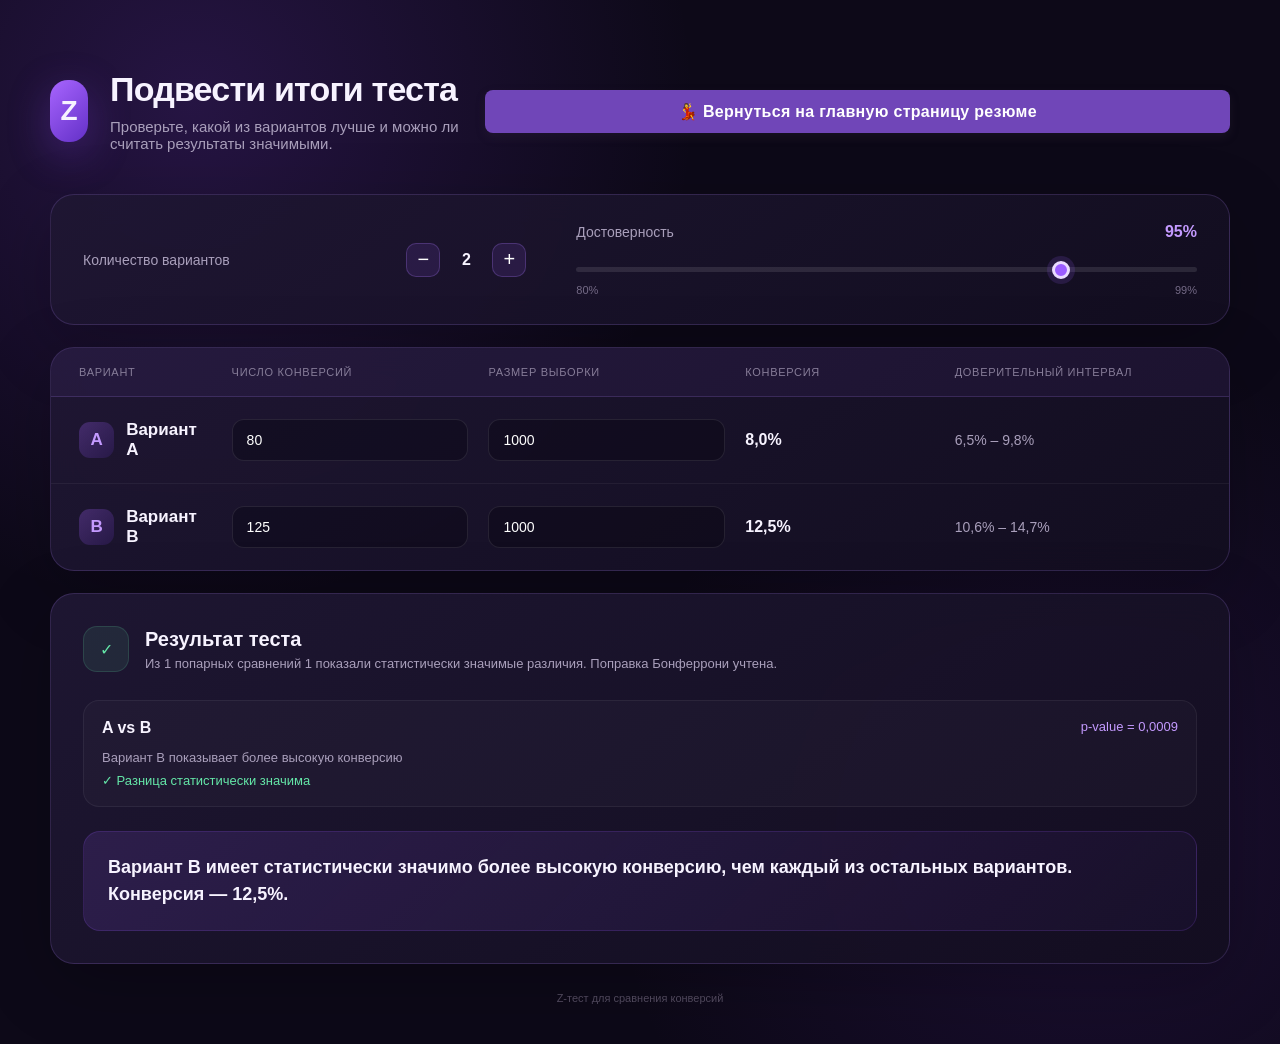
<file: ztest/index.html>
<!DOCTYPE html>
<html lang="ru">
<head>
    <meta charset="UTF-8">
    <meta name="viewport" content="width=device-width, initial-scale=1.0">

    <title>Z-тест — калькулятор A/B теста</title>

        <!-- Yandex.Metrika counter -->
    <script type="text/javascript">
        (function (m, e, t, r, i, k, a) {
            m[i] = m[i] || function () { (m[i].a = m[i].a || []).push(arguments) };
            m[i].l = 1 * new Date();
            for (var j = 0; j < document.scripts.length; j++) { if (document.scripts[j].src === r) { return; } }
            k = e.createElement(t), a = e.getElementsByTagName(t)[0], k.async = 1, k.src = r, a.parentNode.insertBefore(k, a)
        })(window, document, 'script', 'https://mc.yandex.ru/metrika/tag.js?id=112445713', 'ym');

        ym(112445713, 'init', { ssr: true, webvisor: true, clickmap: true, ecommerce: "dataLayer", referrer: document.referrer, url: location.href, accurateTrackBounce: true, trackLinks: true });
    </script>
    <noscript>
        <div><img src="https://mc.yandex.ru/watch/112445713" style="position:absolute; left:-9999px;" alt="" /></div>
    </noscript>
    <!-- /Yandex.Metrika counter -->

    <link rel="stylesheet" href="style.css">
</head>

<body>

<div class="page">

    <header class="header">
        <div class="logo">Z</div>

        <div>
            <h1>Подвести итоги теста</h1>
            <p>Проверьте, какой из вариантов лучше и можно ли считать результаты значимыми.</p>

        </div>
                                        <!-- Кнопка возврата на главную -->
                <a href="../index.html" target="_blank" class="btn-analytics-test" style="display: flex; justify-content: center; width: 100%; text-decoration: none;">
                   💃 Вернуться на главную страницу резюме
                    
                </a>
    </header>


    <section class="settings-card">

        <div class="setting">
            <span class="setting-label">Количество вариантов</span>

            <div class="counter">
                <button id="removeVariant" class="counter-btn">−</button>
                <span id="variantCount">2</span>
                <button id="addVariant" class="counter-btn">+</button>
            </div>
        </div>


        <div class="setting confidence-setting">

            <div class="confidence-header">
                <span class="setting-label">Достоверность</span>
                <strong id="confidenceValue">95%</strong>
            </div>

            <input
                type="range"
                id="confidence"
                min="80"
                max="99"
                value="95"
                step="1"
            >

            <div class="range-labels">
                <span>80%</span>
                <span>99%</span>
            </div>

        </div>

    </section>


    <section class="variants-card">

        <div class="table-header">
            <div>Вариант</div>
            <div>Число конверсий</div>
            <div>Размер выборки</div>
            <div>Конверсия</div>
            <div>Доверительный интервал</div>
        </div>

        <div id="variantsContainer"></div>

    </section>


    <section class="result-card">

        <div class="result-title">
            <span class="result-icon">✓</span>

            <div>
                <h2>Результат теста</h2>
                <p id="resultDescription">
                    Измените данные вариантов, чтобы увидеть результат.
                </p>
            </div>
        </div>


        <div class="comparison" id="comparison">
            <!-- Сравнение вариантов появится здесь -->
        </div>


        <div class="main-conclusion" id="mainConclusion">
            Заполните данные теста
        </div>

    </section>


    <footer>
        Z-тест для сравнения конверсий
    </footer>

</div>


<script src="script.js"></script>

</body>
</html>
</file>
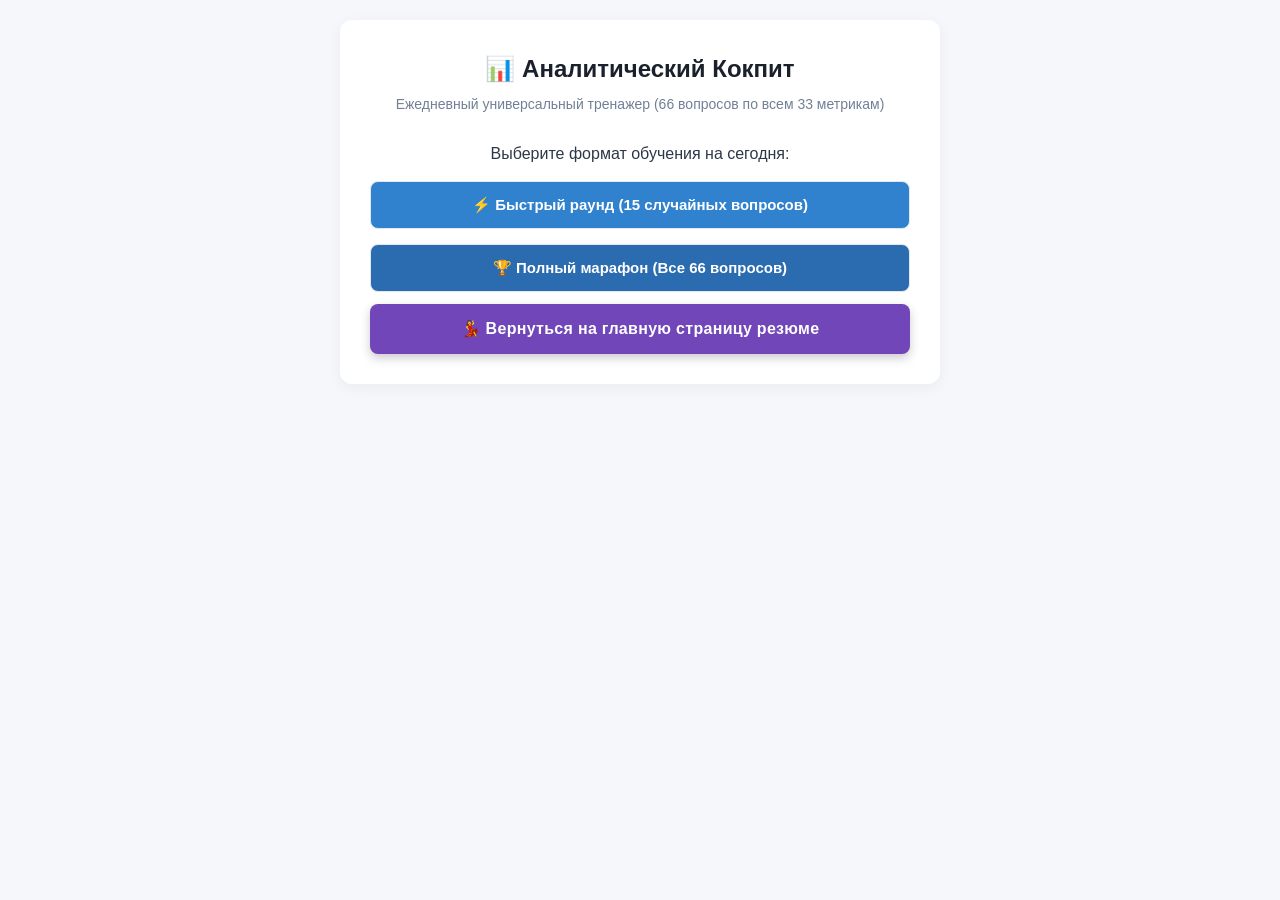
<file: test.html>
<!DOCTYPE html>
<html lang="ru">
<head>
    <meta charset="UTF-8">
    <title>Аналитический Кокпит: Марафон 66</title>
    <link rel="stylesheet" href="style.css">
        <!-- Yandex.Metrika counter -->
    <script type="text/javascript">
        (function (m, e, t, r, i, k, a) {
            m[i] = m[i] || function () { (m[i].a = m[i].a || []).push(arguments) };
            m[i].l = 1 * new Date();
            for (var j = 0; j < document.scripts.length; j++) { if (document.scripts[j].src === r) { return; } }
            k = e.createElement(t), a = e.getElementsByTagName(t)[0], k.async = 1, k.src = r, a.parentNode.insertBefore(k, a)
        })(window, document, 'script', 'https://mc.yandex.ru/metrika/tag.js?id=112445713', 'ym');

        ym(112445713, 'init', { ssr: true, webvisor: true, clickmap: true, ecommerce: "dataLayer", referrer: document.referrer, url: location.href, accurateTrackBounce: true, trackLinks: true });
    </script>
    <noscript>
        <div><img src="https://mc.yandex.ru/watch/112445713" style="position:absolute; left:-9999px;" alt="" /></div>
    </noscript>
    <!-- /Yandex.Metrika counter -->
    <style>
        body { font-family: -apple-system, sans-serif; background: #f5f7fb; color: #2d3748; padding: 20px; display: flex; justify-content: center; }
        .container { max-width: 600px; width: 100%; background: white; padding: 30px; border-radius: 12px; box-shadow: 0 4px 15px rgba(0,0,0,0.05); }
        h1, .sub, .score { text-align: center; }
        h1 { font-size: 24px; color: #1a202c; margin-bottom: 5px; }
        .sub { color: #718096; margin-bottom: 25px; font-size: 14px; }
        .cat { display: inline-block; padding: 4px 8px; background: #ebf8ff; color: #2b6cb0; border-radius: 4px; font-size: 12px; font-weight: bold; margin-bottom: 10px; }
        .q-text { font-size: 18px; font-weight: 700; margin-bottom: 20px; line-height: 1.4; }
        .btn { display: block; width: 100%; text-align: left; padding: 14px 18px; margin-bottom: 12px; border: 1px solid #e2e8f0; border-radius: 8px; background: #fff; cursor: pointer; font-size: 15px; transition: 0.2s; }
        .btn:hover { background: #edf2f7; }
        .correct { background: #c6f6d5 !important; border-color: #38a169; color: #22543d; font-weight: bold; }
        .incorrect { background: #fed7d7 !important; border-color: #e53e3e; color: #742a2a; }
        .hint { margin-top: 15px; padding: 12px; background: #f7fafc; border-left: 4px solid #4a5568; color: #4a5568; font-size: 14px; display: none; }
        .next-btn { display: none; margin: 20px auto 0 auto; padding: 12px 30px; background: #3182ce; color: white; border: none; border-radius: 6px; cursor: pointer; font-size: 16px; font-weight: bold; }
        .menu-btn { background: #3182ce; color: white; font-weight: bold; text-align: center; margin-top: 15px; }
        .menu-btn:hover { background: #2b6cb0; }
        .score { font-size: 15px; color: #4a5568; margin-top: 25px; border-top: 1px solid #edf2f7; padding-top: 15px; }
    </style>
</head>
<body>
<div class="container">
    <h1>📊 Аналитический Кокпит</h1>
    <div class="sub">Ежедневный универсальный тренажер (66 вопросов по всем 33 метрикам)</div>
    <div id="box"></div>
    <div class="score" id="score-text" style="display:none;"></div>

                    <!-- Кнопка возврата на главную -->
                <a href="index.html" target="_blank" class="btn-analytics-test" style="display: flex; justify-content: center; width: 100%; text-decoration: none;">
                   💃 Вернуться на главную страницу резюме
                    
                </a>
</div>
<script>
const raw = [
    {m:"Среднее арифметическое", s:"Сумма всех значений выборки, деленная на их общее количество (∑x_i / n)", e:"=СРЗНАЧ(диапазон)"},
    {m:"Медиана", s:"Значение, расположенное строго по центру упорядоченного по возрастанию числового ряда", e:"=МЕДИАНА(диапазон)"},
    {m:"Мода", s:"Значение в массиве данных, встречающееся с наибольшей частотой", e:"=МОДА.ОДН(диапазон)"},
    {m:"Дисперсия", s:"Средний квадрат отклонений индивидуальных значений ряда от их среднего арифметического", e:"=ДИСП.Г(диапазон)"},
    {m:"Стандартное отклонение", s:"Квадратный корень из дисперсии (√Дисперсия), отражающий разброс данных", e:"=СТАНДОТКЛ.Г(диапазон)"},
    {m:"Размах", s:"Разность между максимальным и минимальным значениями в выборке (Xmax - Xmin)", e:"=МАКС(диапазон)-МИН(диапазон)"},
    {m:"CR (Conversion Rate)", s:"Процент посетителей, совершивших целевое действие (Целевые действия / Посетители * 100%)", e:"Считается как отношение объема уникальных целевых сессий к общему объему трафика"},
    {m:"AOV (Average Order Value)", s:"Средняя стоимость одного заказа, рассчитываемая как Выручка / Количество заказов", e:"Вычисляется математическим делением общей суммы продаж за период на число выданных чеков"},
    {m:"UPT (Units Per Transaction)", s:"Среднее количество единиц товара в одном чеке (Количество проданных товаров / Количество чеков)", e:"Используется для оценки средней глубины и объема товарной корзины покупателя"},
    {m:"Cart Abandonment Rate", s:"Доля пользователей, добавивших товар в корзину, но не завершивших покупку ((1 - Покупки / Корзины) * 100%)", e:"Позволяет выявить технические или интерфейсные барьеры на этапе оформления заказа"},
    {m:"Bounce Rate (Показатель отказов)", s:"Процент визитов, в рамках которых пользователь просмотрел не более одной страницы или ушел быстрее 15 сек", e:"Фиксируется счетчиками веб-аналитики автоматически на основе поведенческих логов пользователя"},
    {m:"CPM (Cost Per Mille)", s:"Стоимость одной тысячи показов рекламного объявления ((Затраты на рекламу / Показы) * 1000)", e:"Классическая медийная модель закупки трафика, ориентированная на максимизацию охвата"},
    {m:"CPC (Cost Per Click)", s:"Средняя стоимость одного клика пользователя по объявлению (Расходы на рекламу / Клики)", e:"Основная стоимостная метрика контекстной и таргетированной рекламы с оплатой за переходы"},
    {m:"CPL (Cost Per Lead)", s:"Стоимость привлечения одного лида — полученной контактной формы или заявки (Расходы / Лиды)", e:"Определяет экономическую эффективность маркетинговых кампаний на этапе сбора базы клиентов"},
    {m:"CPA (Cost Per Action)", s:"Стоимость совершения пользователем заданного целевого действия (Расходы / Количество действий)", e:"Охватывает широкий спектр учитываемых микроконверсий: клики, скачивания, отправки форм"},
    {m:"ДРР (Доля Рекламных Расходов)", s:"Отношение бюджета рекламной кампании к полученному от нее валовому доходу ((Расходы / Доход) * 100%)", e:"Ключевой стоимостной показатель в e-commerce, позволяющий контролировать рентабельность бюджетов"},
    {m:"CPO (Cost Per Order)", s:"Стоимость привлечения одного подтвержденного или оплаченного заказа (Затраты на рекламу / Количество заказов)", e:"Вычисляется делением итогового рекламного бюджета на реальное число совершенных сделок"},
    {m:"CAC (Customer Acquisition Cost)", s:"Полная стоимость привлечения одного уникального нового платящего клиента с учетом всех сопутствующих издержек", e:"Включает в себя прямые рекламные расходы, заработную плату команды, стоимость софта и инфраструктуры"},
    {m:"ROAS (Return on Ad Spend)", s:"Коэффициент окупаемости затрат на рекламу, рассчитываемый как Доход от рекламы / Расходы на рекламу", e:"Демонстрирует финансовую отдачу: объем выручки, полученный на каждый вложенный в рекламу рубль"},
    {m:"ROMI (Return on Marketing Investment)", s:"Рентабельность инвестиций в маркетинг с учетом прибыли ((Прибыль от маркетинга - Бюджет) / Бюджет * 100%)", e:"Позволяет оценить чистую финансовую эффективность маркетинговой деятельности бизнеса"},
    {m:"CTR (Click-Through Rate)", s:"Коэффициент кликабельности рекламного материала, вычисляемый как (Клики / Показы) * 100%", e:"Служит индикатором релевантности, привлекательности и качества креатива для целевой аудитории"},
    {m:"LVR (Lead Velocity Rate)", s:"Скорость роста лидов, отражающая процентное изменение объема генерации лидов месяц к месяцу", e:"Применяется для прогнозирования будущих темпов масштабирования продаж компании"},
    {m:"Share of Voice (SOV)", s:"Доля голоса. Процент рекламной активности или упоминаний бренда в общем объеме рынка анализируемой ниши", e:"Отражает уровень присутствия и медийного влияния бренда в информационном пространстве"},
    {m:"Retention Rate (Коэффициент удержания)", s:"Доля клиентов, остающихся активными в течение заданного периода времени ((Клиенты на конец - Новые) / Клиенты на начало * 100%)", e:"Главный показатель соответствия продукта рынку и долгосрочной жизнеспособности бизнеса"},
    {m:"Churn Rate (Коэффициент оттока)", s:"Процент клиентов из существующей базы, которых компания теряет за определенный интервал времени", e:"Математически рассчитывается как разность между 100% и текущим показателем удержания (Retention Rate)"},
    {m:"NPS (Net Promoter Score)", s:"Индекс чистой лояльности клиентов на основе анкетирования (% Промоутеров [9-10] - % Критиков [0-6])", e:"Позволяет оценить долгосрочную лояльность аудитории и вероятность органических рекомендаций"},
    {m:"LTV / CLV (Lifetime Value)", s:"Пожизненная ценность клиента. Совокупный объем прибыли, получаемый от одного клиента за весь цикл взаимодействия", e:"Прогнозируется с помощью умножения Среднего чека на Частоту покупок и среднее Время жизни клиента"},
    {m:"ARPU (Average Revenue Per User)", s:"Средняя выручка, приходящаяся на одного активного пользователя за период (Выручка / Все пользователи)", e:"Определяет делением совокупного дохода на общее количество уникальных посетителей системы"},
    {m:"ARPPU (Avg Revenue Per Paying User)", s:"Средняя выручка, приходящаяся строго на одного платящего клиента за выбранный период времени", e:"Исключает из расчетов неплатящую часть аудитории, демонстрируя экономический потенциал монетизации"},
    {m:"Gross Profit (Валовая прибыль)", s:"Финансовый результат, рассчитываемый как совокупная Выручка (Revenue) за вычетом Себестоимости (COGS)", e:"Отражает базовую экономическую эффективность производства или закупки до учета операционных расходов"},
    {m:"Margin (Маржинальность)", s:"Доля прибыли в конечной отпускной стоимости реализуемого товара или услуги ((Прибыль / Выручка) * 100%)", e:"Служит ключевым индикатором эффективности ценообразования; математически не может превышать 100%"},
    {m:"ROI (Return on Investment)", s:"Общий коэффициент окупаемости любых инвестиций бизнеса ((Чистая прибыль / Сумма инвестиций) * 100%)", e:"Универсальный финансовый показатель рентабельности капитала, вложенного в любые активы или проекты"},
    {m:"EBITDA", s:"Объем прибыли организации до вычета начисленных процентов, налогов, износа и амортизационных отчислений", e:"Рассчитывается в рамках финансового учета для оценки операционной эффективности основного бизнеса"},
    {m:"OR (Open Rate)", s:"Процент открытых писем рассылки от общего объема успешно доставленных электронных сообщений", e:"Служит ключевым индикатором качества темы письма, узнаваемости отправителя и времени доставки"},
    {m:"CTOR (Click-to-Open Rate)", s:"Процент кликов по ссылкам внутри письма, рассчитанный строго среди тех пользователей, кто открыл сообщение", e:"Отражает качество, вовлеченность и релевантность внутреннего текстового и визуального контента"},
    {m:"UR (Unsubscribe Rate)", s:"Процент пользователей, оформивших отписку от рассылки после получения конкретного сообщения", e:"Информирует о чрезмерной частоте отправлений писем или о нерелевантности контента для базы"},
    {m:"ER (Engagement Rate)", s:"Коэффициент вовлеченности пользователей в контент ((Сумма реакций [лайки, комменты, репосты] / Охват или Подписчики) * 100%)", e:"Позволяет оценить степень отклика и интереса целевой аудитории к публикуемым материалам"},
    {m:"CSAT (Customer Satisfaction Score)", s:"Индекс удовлетворенности клиентов качеством взаимодействия на основе опросов после транзакции или диалога", e:"Вычисляется как процентное отношение положительных оценок к общему количеству собранных отзывов"},
    {m:"FCR (First Contact Resolution)", s:"Доля обращений в службу поддержки, которые были полностью закрыты и решены в рамках первого контакта", e:"Определяет операционную скорость, качество и профессионализм работы сотрудников клиентского сервиса"},
    {m:"CES (Customer Effort Score)", s:"Индекс усилий клиента, отражающий степень субъективной сложности решения возникшей проблемы пользователя", e:"Вычисляется как среднее арифметическое на основе оценок клиентов по стандартизированной шкале сложности"},
    {m:"Uptime", s:"Процент времени непрерывной и корректной работы серверной или программной инфраструктуры сайта без сбоев", e:"Контролируется с помощью автоматизированных внешних систем мониторинга доступности хостинга"},
    {m:"LCP (Largest Contentful Paint)", s:"Техническая метрика скорости, фиксирующая время рендеринга самого крупного видимого контентного элемента", e:"Входит в базовый стандарт Core Web Vitals; критически важна для ранжирования страниц в поисковых системах"},
    {m:"CLS (Cumulative Layout Shift)", s:"Индекс накопительного сдвига макета страницы, измеряющий визуальную стабильность элементов интерфейса", e:"Показывает отсутствие непредсказуемых смещений блоков и кнопок в процессе загрузки ресурсов сайта"}
];
let qBank = [], cur = 0, score = 0, answered = false;
const formulas = raw.map(i => i.s), excels = raw.map(i => i.e);
function buildBank() {
    let list = [];
    raw.forEach(item => {
        list.push({ cat: "Математическая суть метрики", q: `Какое математическое определение или расчетная формула соответствует показателю "${item.m}"?`, cText: item.s, fakes: formulas });
        let isExcel = item.e.startsWith("=");
        list.push({ cat: isExcel ? "Формулы в Excel" : "Аналитическая инфраструктура", q: isExcel ? `Какая функция используется в Excel для расчета показателя "${item.m}"?` : `Какова специфика расчета или фиксации показателя "${item.m}" в аналитике?`, cText: item.e, fakes: excels });
    });
    return list;
}
function getRandomFakes(arr, correct, count) {
    let filtered = [...new Set(arr.filter(i => i !== correct))];
    return filtered.sort(() => Math.random() - 0.5).slice(0, count);
}
function startMenu() {
    document.getElementById("score-text").style.display = "none";
    document.getElementById("box").innerHTML = `
        <p style="text-align:center; font-size:16px;">Выберите формат обучения на сегодня:</p>
        <button class="btn menu-btn" onclick="initQuiz(15)">⚡ Быстрый раунд (15 случайных вопросов)</button>
        <button class="btn menu-btn" style="background:#2b6cb0" onclick="initQuiz(66)">🏆 Полный марафон (Все 66 вопросов)</button>
    `;
}
function initQuiz(num) {
    let fullList = buildBank();
    fullList.sort(() => Math.random() - 0.5);
    qBank = fullList.slice(0, num);
    cur = 0; score = 0;
    document.getElementById("score-text").style.display = "block";
    show();
}
function show() {
    answered = false;
    let data = qBank[cur];
    let opts = [data.cText, ...getRandomFakes(data.fakes, data.cText, 3)].sort(() => Math.random() - 0.5);
    document.getElementById("box").innerHTML = `
        <div class="cat">${data.cat}</div>
        <div class="q-text">${data.q}</div>
        <div id="opts"></div>
        <div class="hint" id="h-box">💡 Правильный ответ выделен зеленым. Запомните логику перед переходом дальше!</div>
        <button class="next-btn" id="n-btn" onclick="next()">Дальше →</button>
    `;
    let optBox = document.getElementById("opts");
    opts.forEach(o => {
        let b = document.createElement("button");
        b.className = "btn"; b.innerText = o;
        b.onclick = () => check(o === data.cText, b);
        optBox.appendChild(b);
    });
    document.getElementById("score-text").innerText = `Вопрос ${cur + 1} из ${qBank.length} | Правильно: ${score}`;
}
function check(isCorrect, btn) {
    if(answered) return; answered = true;
    let btns = document.getElementById("opts").getElementsByTagName("button");
    if(isCorrect) { btn.classList.add("correct"); score++; } 
    else { btn.classList.add("incorrect"); for(let b of btns) { if(b.innerText === qBank[cur].cText) b.classList.add("correct"); } }
    document.getElementById("h-box").style.display = "block";
    document.getElementById("n-btn").style.display = "block";
}
function next() {
    cur++;
    if(cur < qBank.length) show();
    else {
        let pct = Math.round((score / qBank.length) * 100);
        document.getElementById("score-text").style.display = "none";
        document.getElementById("box").innerHTML = `
            <h2 style="text-align:center; color:#2b6cb0;">Раунд завершен!</h2>
            <p style="text-align:center; font-size:18px; font-weight:bold;">Результат: ${score} из ${qBank.length} очков (${pct}%)</p>
            <button class="btn menu-btn" onclick="startMenu()">Вернуться на главную 🔄</button>
        `;
    }
}
startMenu();
</script>
</body>
</html>
</file>
<file: ztest/style.css>
* {
    box-sizing: border-box;
    margin: 0;
    padding: 0;
}

:root {
    --bg: #0d0918;
    --card: #171126;
    --card-light: #1e1632;
    --border: rgba(178, 132, 255, 0.18);

    --purple: #9b5cff;
    --purple-light: #c49aff;
    --purple-dark: #713bd1;

    --text: #f7f3ff;
    --muted: #a99fbb;

    --green: #64e6a8;
    --red: #ff718f;
    --yellow: #ffd36a;
}

body {
    min-height: 100vh;

    font-family:
        Inter,
        -apple-system,
        BlinkMacSystemFont,
        "Segoe UI",
        sans-serif;

    color: var(--text);

    background:
        radial-gradient(
            circle at 15% 10%,
            rgba(126, 61, 220, 0.22),
            transparent 35%
        ),
        radial-gradient(
            circle at 85% 80%,
            rgba(94, 41, 170, 0.18),
            transparent 35%
        ),
        var(--bg);
}


.page {
    width: min(1180px, calc(100% - 40px));
    margin: 0 auto;
    padding: 70px 0 40px;
}


/* HEADER */

.header {
    display: flex;
    align-items: center;
    gap: 22px;
    margin-bottom: 42px;
}

.logo {
    width: 62px;
    height: 62px;

    display: flex;
    align-items: center;
    justify-content: center;

    border-radius: 18px;

    font-size: 28px;
    font-weight: 800;

    background:
        linear-gradient(
            135deg,
            #a865ff,
            #6330c7
        );

    box-shadow:
        0 12px 40px rgba(126, 62, 220, 0.35);
}

.header h1 {
    font-size: 34px;
    line-height: 1.15;
    letter-spacing: -0.8px;
}

.header p {
    margin-top: 9px;
    color: var(--muted);
    font-size: 15px;
}


/* CARDS */

.settings-card,
.variants-card,
.result-card {
    background:
        linear-gradient(
            145deg,
            rgba(31, 23, 51, 0.95),
            rgba(19, 14, 32, 0.95)
        );

    border: 1px solid var(--border);

    border-radius: 24px;

    box-shadow:
        0 20px 70px rgba(0, 0, 0, 0.22);

    backdrop-filter: blur(15px);
}


/* SETTINGS */

.settings-card {
    display: grid;
    grid-template-columns: 1fr 1.4fr;
    gap: 50px;

    padding: 28px 32px;

    margin-bottom: 22px;
}

.setting {
    display: flex;
    align-items: center;
    justify-content: space-between;
}

.setting-label {
    font-size: 14px;
    color: var(--muted);
}


/* COUNTER */

.counter {
    display: flex;
    align-items: center;
    gap: 15px;
}

.counter-btn {
    width: 34px;
    height: 34px;

    border-radius: 10px;

    border: 1px solid rgba(177, 126, 255, 0.25);

    color: white;

    background: rgba(155, 92, 255, 0.12);

    font-size: 20px;

    cursor: pointer;

    transition: 0.2s;
}

.counter-btn:hover {
    background: rgba(155, 92, 255, 0.3);
    border-color: rgba(177, 126, 255, 0.5);
}

#variantCount {
    min-width: 22px;
    text-align: center;
    font-weight: 700;
}


/* CONFIDENCE */

.confidence-setting {
    display: block;
}

.confidence-header {
    display: flex;
    justify-content: space-between;
    align-items: center;

    margin-bottom: 17px;
}

.confidence-header strong {
    font-size: 16px;
    color: var(--purple-light);
}


input[type="range"] {
    width: 100%;
    height: 5px;

    appearance: none;

    border-radius: 10px;

    background: rgba(255, 255, 255, 0.1);

    outline: none;
}

input[type="range"]::-webkit-slider-thumb {
    appearance: none;

    width: 18px;
    height: 18px;

    border-radius: 50%;

    background: var(--purple);

    border: 3px solid #eadbff;

    box-shadow:
        0 0 0 5px rgba(155, 92, 255, 0.15);

    cursor: pointer;
}

.range-labels {
    display: flex;
    justify-content: space-between;

    margin-top: 8px;

    font-size: 11px;
    color: #756b87;
}


/* TABLE */

.variants-card {
    overflow: hidden;
    margin-bottom: 22px;
}

.table-header,
.variant-row {
    display: grid;

    grid-template-columns:
        0.7fr
        1.25fr
        1.25fr
        1fr
        1.3fr;

    gap: 20px;

    align-items: center;
}

.table-header {
    padding: 18px 28px;

    background: rgba(155, 92, 255, 0.06);

    border-bottom: 1px solid var(--border);

    color: #877d99;

    font-size: 11px;
    text-transform: uppercase;
    letter-spacing: 0.7px;
}

.variant-row {
    padding: 22px 28px;

    border-bottom: 1px solid rgba(255,255,255,0.05);

    transition: 0.2s;
}

.variant-row:last-child {
    border-bottom: none;
}

.variant-row:hover {
    background: rgba(155, 92, 255, 0.035);
}


/* VARIANT NAME */

.variant-name {
    display: flex;
    align-items: center;
    gap: 12px;

    font-size: 17px;
    font-weight: 700;
}

.variant-badge {
    width: 36px;
    height: 36px;

    display: flex;
    align-items: center;
    justify-content: center;

    border-radius: 11px;

    background:
        linear-gradient(
            135deg,
            rgba(168, 101, 255, 0.28),
            rgba(99, 48, 199, 0.16)
        );

    color: var(--purple-light);
}


/* INPUTS */

.data-input {
    width: 100%;

    padding: 12px 14px;

    border-radius: 12px;

    border: 1px solid rgba(255,255,255,0.09);

    background: rgba(8, 5, 16, 0.35);

    color: white;

    font-size: 14px;

    outline: none;

    transition: 0.2s;
}

.data-input:focus {
    border-color: rgba(155, 92, 255, 0.65);

    box-shadow:
        0 0 0 3px rgba(155, 92, 255, 0.08);
}

.data-input::placeholder {
    color: #635a70;
}


/* CALCULATED VALUES */

.calculated {
    font-size: 16px;
    font-weight: 700;
}

.interval {
    color: var(--muted);
    font-size: 14px;
}


/* RESULT */

.result-card {
    padding: 32px;
}

.result-title {
    display: flex;
    align-items: center;
    gap: 16px;

    margin-bottom: 28px;
}

.result-icon {
    width: 46px;
    height: 46px;

    display: flex;
    align-items: center;
    justify-content: center;

    border-radius: 14px;

    color: var(--green);

    background: rgba(100, 230, 168, 0.09);

    border: 1px solid rgba(100, 230, 168, 0.15);
}

.result-title h2 {
    font-size: 20px;
}

.result-title p {
    margin-top: 5px;

    color: var(--muted);
    font-size: 13px;
}


/* COMPARISONS */

.comparison {
    display: grid;

    grid-template-columns:
        repeat(auto-fit, minmax(280px, 1fr));

    gap: 12px;

    margin-bottom: 24px;
}

.comparison-item {
    padding: 18px;

    border-radius: 16px;

    background: rgba(255,255,255,0.025);

    border: 1px solid rgba(255,255,255,0.06);
}

.comparison-top {
    display: flex;
    justify-content: space-between;

    margin-bottom: 13px;
}

.comparison-name {
    font-weight: 700;
}

.p-value {
    color: var(--purple-light);
    font-size: 13px;
}

.comparison-result {
    font-size: 13px;
    color: var(--muted);
}

.significant {
    color: var(--green);
}

.not-significant {
    color: var(--yellow);
}


/* CONCLUSION */

.main-conclusion {
    padding: 22px 24px;

    border-radius: 17px;

    background:
        linear-gradient(
            135deg,
            rgba(155, 92, 255, 0.14),
            rgba(104, 54, 190, 0.06)
        );

    border: 1px solid rgba(155, 92, 255, 0.17);

    font-size: 18px;
    line-height: 1.5;

    font-weight: 600;
}


/* FOOTER */

footer {
    text-align: center;

    margin-top: 28px;

    color: #554d62;

    font-size: 11px;
}


/* MOBILE */

@media (max-width: 850px) {

    .page {
        width: min(100% - 24px, 700px);
        padding-top: 35px;
    }

    .header h1 {
        font-size: 27px;
    }

    .settings-card {
        grid-template-columns: 1fr;
        gap: 30px;
    }

    .table-header {
        display: none;
    }

    .variant-row {
        grid-template-columns: 1fr;
        gap: 12px;
    }

    .variant-name {
        margin-bottom: 5px;
    }

    .variant-row::before {
        content: "";
    }
}

/* Кнопка аналитического теста в фирменной палитре */
.btn-analytics-test {
    display: inline-block;
    background-color: #7046b8;
    padding: 12px 28px !important; 
    /* Основной яркий фиолетовый */
    color: #ffffff !important;
    /* Строго белый текст */
    text-decoration: none !important;
    /* Отменяем стандартное подчеркивание ссылки */
    font-size: 16px;
    font-weight: 600;
    letter-spacing: 0.3px;
    border-radius: 8px;
    text-align: center;
    cursor: pointer;
    transition: background-color 0.25s ease, transform 0.2s ease, box-shadow 0.25s ease;
    /* Мягкая тень с использованием вашего самого темного цвета #392c45 */
    box-shadow: 0 4px 10px rgba(57, 44, 69, 0.25);
    font-family: -apple-system, BlinkMacSystemFont, "Segoe UI", Roboto, sans-serif;
   
}

/* Состояние при наведении курсора */
.btn-analytics-test:hover {
    background-color: #574560;
    /* Переход в глубокий приглушенный оттенок */
    transform: translateY(-2px);
    /* Кнопка изящно приподнимается */
    box-shadow: 0 8px 16px rgba(57, 44, 69, 0.4);
    /* Тень становится объемнее */
}

/* Состояние при самом клике (нажатии) */
.btn-analytics-test:active {
    transform: translateY(0);
    /* Эффект продавливания кнопки */
    box-shadow: 0 2px 4px rgba(57, 44, 69, 0.2);

}

/* Адаптивность: на мобильных экранах кнопка растянется во всю ширину */
@media (max-width: 576px) {
    .btn-analytics-test {
        display: block;
        width: 100%;
        box-sizing: border-box;
        padding: 16px 20px;
    }
}
</file>
<file: style.css>
/* =========================================================
   ОСНОВНЫЕ НАСТРОЙКИ
   ========================================================= */

* {
    box-sizing: border-box;
    margin: 0;
    padding: 0;
}

html {
    scroll-behavior: smooth;
}

body {
    font-family: Arial, Helvetica, sans-serif;
    background: #f8f7fb;
    color: #25212d;
    line-height: 1.6;
}


/* =========================================================
   ОБЩИЕ КОНТЕЙНЕРЫ
   ========================================================= */

.section-container,
.header-container {
    width: 90%;
    max-width: 1200px;
    margin: 0 auto;
}


/* =========================================================
   ШАПКА
   ========================================================= */

.header {
    background: white;
    border-bottom: 1px solid #e7e1ef;
    padding: 45px 0;
}

.header-container {
    display: grid;

    /*
       1 колонка — фото
       2 колонка — контакты
       3 колонка — ФИО и должность
    */

    grid-template-columns: 180px 1fr 1.5fr;

    gap: 45px;

    align-items: center;
}


/* ФОТО */

.profile-photo {
    width: 160px;
    height: 160px;

    object-fit: cover;

    border-radius: 50%;

    border: 5px solid #eee8f8;

    box-shadow: 0 8px 25px rgba(90, 50, 130, 0.12);
}


/* КОНТАКТЫ */

.contacts h3 {
    margin-bottom: 15px;
    color: #6b3fa0;
}

.contacts p {
    margin-bottom: 8px;
    font-size: 14px;
}

.contacts a {
    color: #503078;
    text-decoration: none;
}

.contacts a:hover {
    text-decoration: underline;
}


/* ИНФОРМАЦИЯ О ЧЕЛОВЕКЕ */

.label,
.section-label {
    color: #7b4db3;
    font-size: 12px;
    font-weight: bold;
    letter-spacing: 2px;
    margin-bottom: 8px;
}

.person-info h1 {
    font-size: 42px;
    line-height: 1.15;
    margin-bottom: 10px;
}

.person-info h2 {
    color: #6b3fa0;
    font-size: 23px;
    font-weight: normal;
    margin-bottom: 15px;
}

.salary {
    color: #555;
}

.salary strong {
    color: #292230;
}



/* =========================================================
   БЛОК "ОБО МНЕ"
   ========================================================= */

.about-section {
    padding: 80px 0;
    background: #f8f7fb;
}

.about-section .section-container {
    display: grid;

    /* Две равные колонки */

    grid-template-columns: 1fr 1fr;

    gap: 80px;
}

.about h2,
.skills h2,
.portfolio-section h2,
.certificates-section h2,
.footer h2 {
    font-size: 32px;
    margin-bottom: 25px;
}

.about p {
    color: #5c5664;
    margin-bottom: 18px;
}


/* =========================================================
   НАВЫКИ
   ========================================================= */

.skills-list {
    display: flex;
    flex-direction: column;
    gap: 18px;
}

.skill {
    font-weight: bold;
}

.skill-line {
    height: 7px;
    background: #e5ddec;
    border-radius: 10px;
    margin-top: 7px;
    overflow: hidden;
}

.skill-progress {
    height: 100%;
    border-radius: 10px;

    /*
       Здесь можно менять уровень навыка.

       Например:
       width: 90%;
       width: 70%;
       width: 50%;
    */

    background: linear-gradient(90deg,
            #7950a8,
            #b68bdd);
}


/* Уровень каждого навыка */

.skill-progress.sql {
    width: 70%;
}

.skill-progress.html {
    width: 30%;
}

.skill-progress.css {
    width: 30%;
}

.skill-progress.js {
    width: 20%;
}

.skill-progress.postgres {
    width: 50%;
}

.skill-progress.powerbi {
    width: 30%;
}

.skill-progress.excel {
    width: 80%;
}



/* =========================================================
   ПОРТФОЛИО
   ========================================================= */

.portfolio-section {
    padding: 80px 0;
    background: white;
}

.section-description {
    color: #77717e;
    margin-bottom: 35px;
}


/* =========================================================
   ОБЩИЙ КАРУСЕЛЬ / "ПАРОВОЗИК"
   ========================================================= */

.carousel {
    display: flex;
    align-items: center;
    gap: 15px;
}


/* Окно, через которое смотрим на карточки */

.carousel-window {
    overflow: hidden;
    width: 100%;
}


/* Лента карточек */

.carousel-track {
    display: flex;
    gap: 25px;

    transition: transform 0.4s ease;
}


/* Кнопки */

.carousel-button {
    flex-shrink: 0;

    width: 45px;
    height: 45px;

    border: none;
    border-radius: 50%;

    background: #eee6f7;

    color: #63378e;

    font-size: 32px;

    cursor: pointer;

    transition: 0.2s;
}

.carousel-button:hover {
    background: #d9c8eb;
    transform: scale(1.05);
}


/* =========================================================
   КАРТОЧКИ ПРОЕКТОВ
   ========================================================= */

.portfolio-card {
    min-width: 350px;

    background: #faf9fc;

    border: 1px solid #e5deed;

    border-radius: 16px;

    overflow: hidden;

    box-shadow: 0 8px 25px rgba(50, 30, 70, 0.07);
}


.portfolio-image {
    width: 100%;
    height: 220px;

    object-fit: cover;

    display: block;

    cursor: pointer;
}


.portfolio-content {
    padding: 25px;
}

.portfolio-content h3 {
    margin-bottom: 10px;
}

.portfolio-content p {
    color: #68626e;
    margin-bottom: 15px;
}

.project-link {
    color: #713da2;
    text-decoration: none;
    font-weight: bold;
}

.project-link:hover {
    text-decoration: underline;
}



/* =========================================================
   СЕРТИФИКАТЫ
   ========================================================= */

.certificates-section {
    padding: 80px 0;

    background: #f8f7fb;
}


.certificate-card {
    min-width: 300px;

    background: white;

    border: 1px solid #e5deed;

    border-radius: 16px;

    padding: 15px;

    text-align: center;

    box-shadow: 0 8px 25px rgba(50, 30, 70, 0.07);
}


.certificate-image {
    width: 100%;
    height: 230px;

    object-fit: contain;

    cursor: pointer;

    background: #f5f2f8;

    border-radius: 10px;

    margin-bottom: 15px;
}


.certificate-card h3 {
    font-size: 17px;
    margin-bottom: 5px;
}


.certificate-card p {
    color: #77717e;
    font-size: 14px;
}



/* =========================================================
   ПОЛНОЭКРАННЫЙ ПРОСМОТР
   ========================================================= */

.lightbox {
    position: fixed;

    top: 0;
    left: 0;

    width: 100%;
    height: 100%;

    background: rgba(20, 15, 25, 0.95);

    display: none;

    align-items: center;
    justify-content: center;

    z-index: 1000;
}


/* Когда галерея открыта */

.lightbox.active {
    display: flex;
}


#lightbox-image {
    max-width: 80%;
    max-height: 85%;

    object-fit: contain;

    border-radius: 8px;

    box-shadow: 0 10px 40px rgba(0, 0, 0, 0.4);
}


/* Кнопка закрытия */

.lightbox-close {
    position: absolute;

    top: 20px;
    right: 30px;

    border: none;
    background: none;

    color: white;

    font-size: 45px;

    cursor: pointer;
}


/* Стрелки */

.lightbox-arrow {
    position: absolute;

    top: 50%;

    transform: translateY(-50%);

    border: none;
    background: rgba(255, 255, 255, 0.1);

    color: white;

    width: 55px;
    height: 70px;

    font-size: 45px;

    cursor: pointer;

    border-radius: 10px;
}

.lightbox-arrow:hover {
    background: rgba(255, 255, 255, 0.2);
}


.lightbox-prev {
    left: 25px;
}

.lightbox-next {
    right: 25px;
}



/* =========================================================
   FOOTER
   ========================================================= */

.footer {
    background: #2b2035;

    color: white;

    padding: 70px 0 25px;
}


.footer .section-label {
    color: #c8a9e4;
}


.footer h2 {
    max-width: 550px;
}


.footer-content {
    display: grid;

    grid-template-columns: 1fr 1fr;

    gap: 70px;

    align-items: start;
}


.footer-content>div>p:not(.section-label) {
    color: #d5cbdc;
    max-width: 500px;
}



/* =========================================================
   ФОРМА
   ========================================================= */

.contact-form {
    display: flex;
    position: relative;
    flex-direction: column;

    gap: 15px;
}


.contact-form input,
.contact-form textarea {
    width: 100%;

    padding: 14px 16px;

    border: 1px solid #574560;

    border-radius: 8px;

    background: #392c45;

    color: white;

    font-family: inherit;

    font-size: 15px;

    outline: none;
}


.contact-form input:focus,
.contact-form textarea:focus {
    border-color: #b48bd3;
}


.contact-form button {
    padding: 14px 20px;

    border: none;

    border-radius: 8px;

    background: #9a67c5;

    color: white;

    font-weight: bold;

    font-size: 15px;

    cursor: pointer;

    transition: 0.2s;
}


.contact-form button:hover {
    background: #b17bdc;
}


/* =========================================================
   НИЖНЯЯ ЧАСТЬ FOOTER
   ========================================================= */

.footer-bottom {
    display: flex;

    justify-content: space-between;

    border-top: 1px solid #4b3b55;

    margin-top: 50px;

    padding-top: 20px;

    color: #b9aebe;

    font-size: 13px;
}



/* =========================================================
   МОБИЛЬНАЯ ВЕРСИЯ
   ========================================================= */

@media (max-width: 800px) {

    .header-container {
        grid-template-columns: 1fr;

        text-align: center;

        gap: 25px;
    }

    .photo-block {
        display: flex;
        justify-content: center;
    }

    .person-info h1 {
        font-size: 34px;
    }


    .about-section .section-container {
        grid-template-columns: 1fr;

        gap: 50px;
    }


    .footer-content {
        grid-template-columns: 1fr;

        gap: 40px;
    }


    .portfolio-card {
        min-width: 280px;
    }


    .certificate-card {
        min-width: 260px;
    }


    #lightbox-image {
        max-width: 90%;
        max-height: 75%;
    }

}

/* ========================================
   ОКНО «СООБЩЕНИЕ ПРИНЯТО»
   ======================================== */

.success-modal {
    position: fixed;
    inset: 0;

    display: flex;
    justify-content: center;
    align-items: center;

    background: rgba(30, 20, 50, 0.45);

    backdrop-filter: blur(6px);

    z-index: 9999;

    animation: modalFadeIn 0.25s ease;
}


.success-modal-content {
    position: relative;

    width: min(420px, 90%);

    padding: 40px 35px;

    background: #ffffff;

    border-radius: 24px;

    text-align: center;

    box-shadow: 0 20px 60px rgba(80, 50, 120, 0.25);

    border: 1px solid rgba(120, 80, 180, 0.15);

    animation: modalScaleIn 0.3s ease;
}


/* Галочка */
.success-icon {
    width: 64px;
    height: 64px;

    margin: 0 auto 20px;

    display: flex;
    align-items: center;
    justify-content: center;

    border-radius: 50%;

    background: #f0e9ff;

    color: #7046b8;

    font-size: 32px;
    font-weight: bold;
}


/* Заголовок */
.success-modal-content h2 {
    margin: 0 0 10px;

    color: #302044;

    font-size: 26px;
}


/* Имя */
.success-modal-content p {
    margin: 8px 0;

    color: #4c3c5f;

    font-size: 17px;
}


/* Основной текст */
.success-modal-content .success-text {
    margin: 15px auto 25px;

    max-width: 320px;

    color: #777080;

    font-size: 15px;

    line-height: 1.6;
}


/* Кнопка */
.success-button {
    padding: 12px 30px;

    border: none;
    border-radius: 12px;

    background: #7046b8;

    color: white;

    font-size: 15px;
    font-weight: 600;

    cursor: pointer;

    transition: 0.2s;
}


.success-button:hover {
    background: #5d389d;

    transform: translateY(-2px);
}


/* Крестик */
.success-close {
    position: absolute;

    top: 15px;
    right: 18px;

    width: 35px;
    height: 35px;

    border: none;

    background: transparent;

    color: #8d8299;

    font-size: 28px;

    cursor: pointer;

    line-height: 1;
}


.success-close:hover {
    color: #7046b8;
}


/* Анимация появления */
@keyframes modalFadeIn {
    from {
        opacity: 0;
    }

    to {
        opacity: 1;
    }
}


@keyframes modalScaleIn {
    from {
        opacity: 0;
        transform: scale(0.9) translateY(10px);
    }

    to {
        opacity: 1;
        transform: scale(1) translateY(0);
    }
}

/* ========================================
   ИНДИКАТОР ОТПРАВКИ ФОРМЫ
   ======================================== */

.form-loader {
    position: fixed;
    inset: 0;

    display: flex;
    align-items: center;
    justify-content: center;

    background: rgba(255, 255, 255, 0.45);

    backdrop-filter: blur(2px);

    z-index: 9998;

    animation: loaderFadeIn 0.25s ease;
}


/* Большая буква P */
.loader-letter {
    font-family: Georgia, "Times New Roman", serif;

    font-size: 110px;
    font-weight: 600;

    color: rgba(112, 70, 184, 0.22);

    text-shadow:
        0 0 25px rgba(112, 70, 184, 0.12);

    animation: loaderSpin 1.8s linear infinite;
}


/* Плавное вращение */
@keyframes loaderSpin {

    from {
        transform: rotate(0deg);
    }

    to {
        transform: rotate(360deg);
    }
}


/* Плавное появление */
@keyframes loaderFadeIn {

    from {
        opacity: 0;
    }

    to {
        opacity: 1;
    }
}


/*зум-иконка на карточках портфолио*/
.portfolio-image-wrapper {
    position: relative;
    width: 100%;
}

.portfolio-image-wrapper .portfolio-image {
    display: block;
    width: 100%;
    cursor: pointer;
}

.zoom-icon {
    position: absolute;
    top: 50%;
    left: 50%;

    width: 52px;
    height: 52px;

    display: flex;
    align-items: center;
    justify-content: center;

    transform: translate(-50%, -50%) scale(0.7);

    opacity: 0;

    border-radius: 50%;

    background: rgba(110, 60, 190, 0.35);

    box-shadow:
        0 0 20px rgba(150, 80, 255, 0.35);

    backdrop-filter: blur(3px);

    transition: 0.25s ease;

    pointer-events: none;
}

.zoom-icon svg {
    width: 28px;
    height: 28px;

    fill: none;
    stroke: white;
    stroke-width: 2.8;
    stroke-linecap: round;

    filter: drop-shadow(0 2px 4px rgba(0, 0, 0, 0.45));
}

.portfolio-image-wrapper:hover .zoom-icon {
    opacity: 1;
    transform: translate(-50%, -50%) scale(1);
}

/* Кнопка аналитического теста в фирменной палитре */
.btn-analytics-test {
    display: inline-block;
    background-color: #7046b8;
    padding: 12px 28px !important; 
    /* Основной яркий фиолетовый */
    color: #ffffff !important;
    /* Строго белый текст */
    text-decoration: none !important;
    /* Отменяем стандартное подчеркивание ссылки */
    font-size: 16px;
    font-weight: 600;
    letter-spacing: 0.3px;
    border-radius: 8px;
    text-align: center;
    cursor: pointer;
    transition: background-color 0.25s ease, transform 0.2s ease, box-shadow 0.25s ease;
    /* Мягкая тень с использованием вашего самого темного цвета #392c45 */
    box-shadow: 0 4px 10px rgba(57, 44, 69, 0.25);
    font-family: -apple-system, BlinkMacSystemFont, "Segoe UI", Roboto, sans-serif;
   
}

/* Состояние при наведении курсора */
.btn-analytics-test:hover {
    background-color: #574560;
    /* Переход в глубокий приглушенный оттенок */
    transform: translateY(-2px);
    /* Кнопка изящно приподнимается */
    box-shadow: 0 8px 16px rgba(57, 44, 69, 0.4);
    /* Тень становится объемнее */
}

/* Состояние при самом клике (нажатии) */
.btn-analytics-test:active {
    transform: translateY(0);
    /* Эффект продавливания кнопки */
    box-shadow: 0 2px 4px rgba(57, 44, 69, 0.2);

}

/* Адаптивность: на мобильных экранах кнопка растянется во всю ширину */
@media (max-width: 576px) {
    .btn-analytics-test {
        display: block;
        width: 100%;
        box-sizing: border-box;
        padding: 16px 20px;
    }
}
</file>
